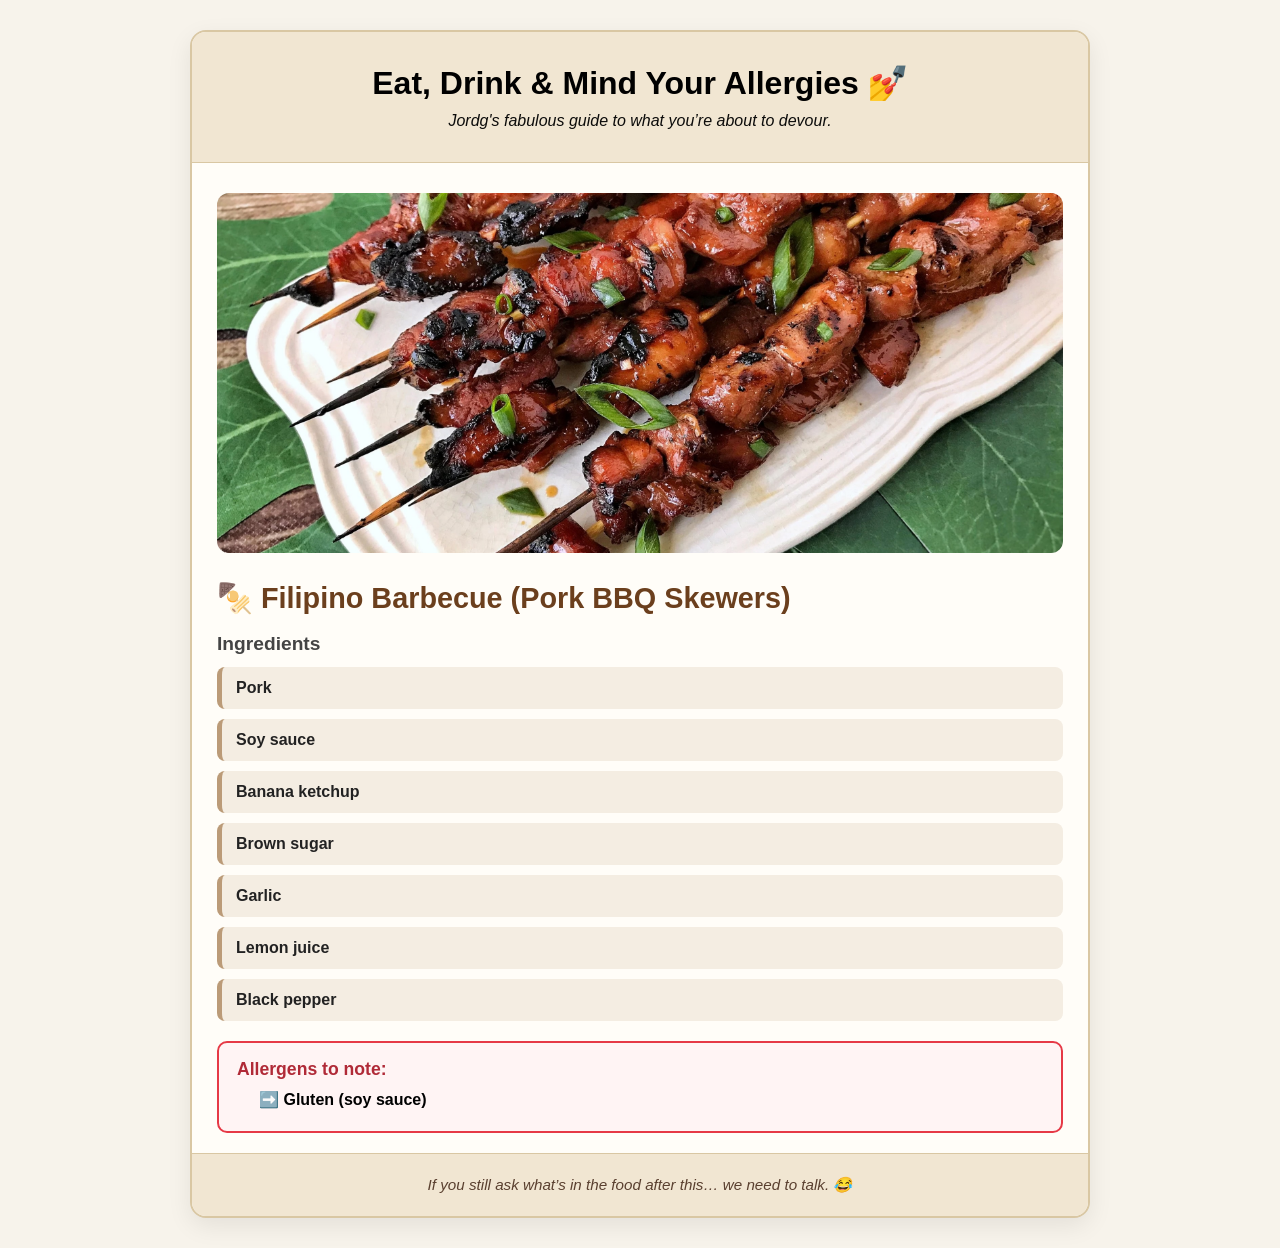
<file: filipinobbq.html>
<!DOCTYPE html>
<html lang="en">
<head>
  <meta charset="UTF-8" />
  <meta name="viewport" content="width=device-width, initial-scale=1.0" />
  <title>Filipino BBQ Menu</title>
  <link rel="stylesheet" href="assets/css/general.css" />
</head>
<body>
  <div class="menu-page">
    <header class="menu-header">
      <h1>Eat, Drink &amp; Mind Your Allergies 💅</h1>
      <p>Jordg's fabulous guide to what you’re about to devour.</p>
    </header>

    <main class="menu-content">
      <div class="food-image">
        <img
          src="assets/images/pork bbq.jpg"
          alt="Filipino BBQ"
        />
      </div>

      <section class="food-details">
        <h2>🍢 Filipino Barbecue (Pork BBQ Skewers)</h2>

        <h3>Ingredients</h3>
        <ul>
          <li>Pork</li>
          <li>Soy sauce</li>
          <li>Banana ketchup</li>
          <li>Brown sugar</li>
          <li>Garlic</li>
          <li>Lemon juice</li>
          <li>Black pepper</li>
        </ul>


      </section>
        <div class="allergen-box">
            <h4>Allergens to note:</h4>
            <ul class="allergen-list">
                <li>➡️ Gluten (soy sauce)</li>
            </ul>
        </div>
    </main>

    <footer class="menu-footer">
      <p>If you still ask what’s in the food after this… we need to talk. 😂</p>
    </footer>
  </div>
</body>
</html>
</file>
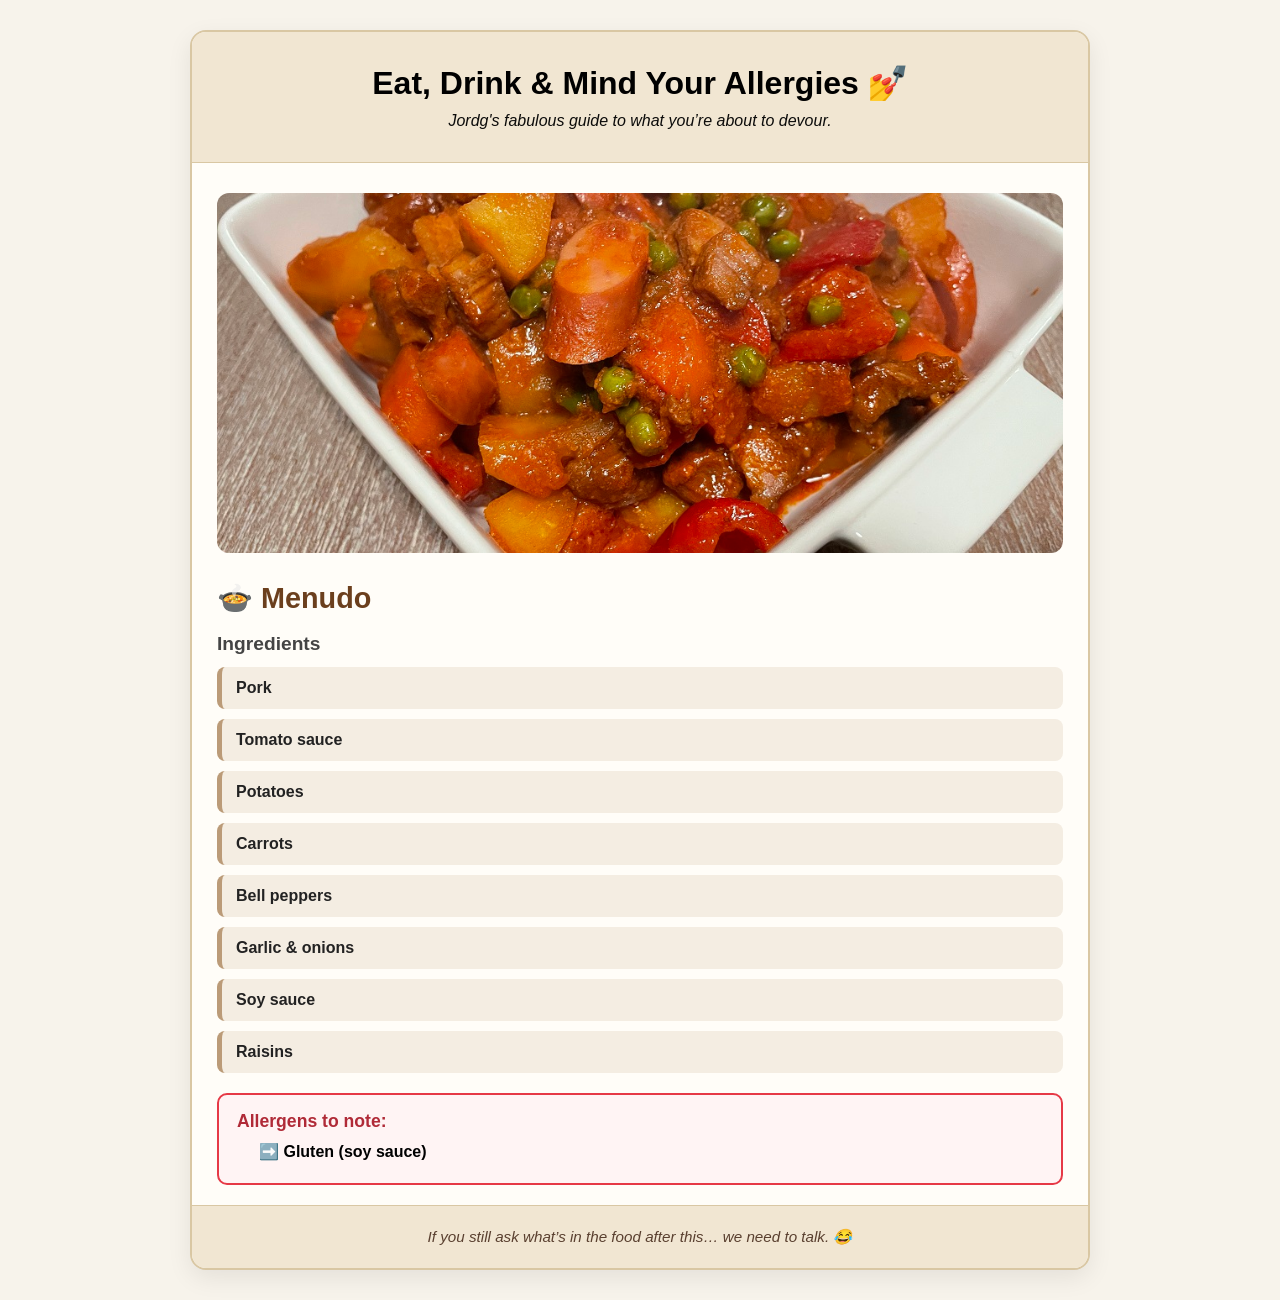
<file: menudo.html>
<!DOCTYPE html>
<html lang="en">
<head>
  <meta charset="UTF-8" />
  <meta name="viewport" content="width=device-width, initial-scale=1.0" />
  <title>Menudo Menu</title>
  <link rel="stylesheet" href="assets/css/general.css" />
</head>
<body>
  <div class="menu-page">
    <header class="menu-header">
      <h1>Eat, Drink &amp; Mind Your Allergies 💅</h1>
      <p>Jordg's fabulous guide to what you’re about to devour.</p>
    </header>

    <main class="menu-content">
      <div class="food-image">
        <img
          src="assets/images/menudo.jpg"
          alt="Menudo"
        />
      </div>

      <section class="food-details">
        <h2>🍲 Menudo</h2>

        <h3>Ingredients</h3>
        <ul>
          <li>Pork</li>
          <li>Tomato sauce</li>
          <li>Potatoes</li>
          <li>Carrots</li>
          <li>Bell peppers</li>
          <li>Garlic & onions</li>
          <li>Soy sauce</li>
          <li>Raisins</li>
        </ul>


      </section>
        <div class="allergen-box">
            <h4>Allergens to note:</h4>
            <ul class="allergen-list">
                <li>➡️ Gluten (soy sauce)</li>
            </ul>
        </div>
    </main>

    <footer class="menu-footer">
      <p>If you still ask what’s in the food after this… we need to talk. 😂</p>
    </footer>
  </div>
</body>
</html>
</file>
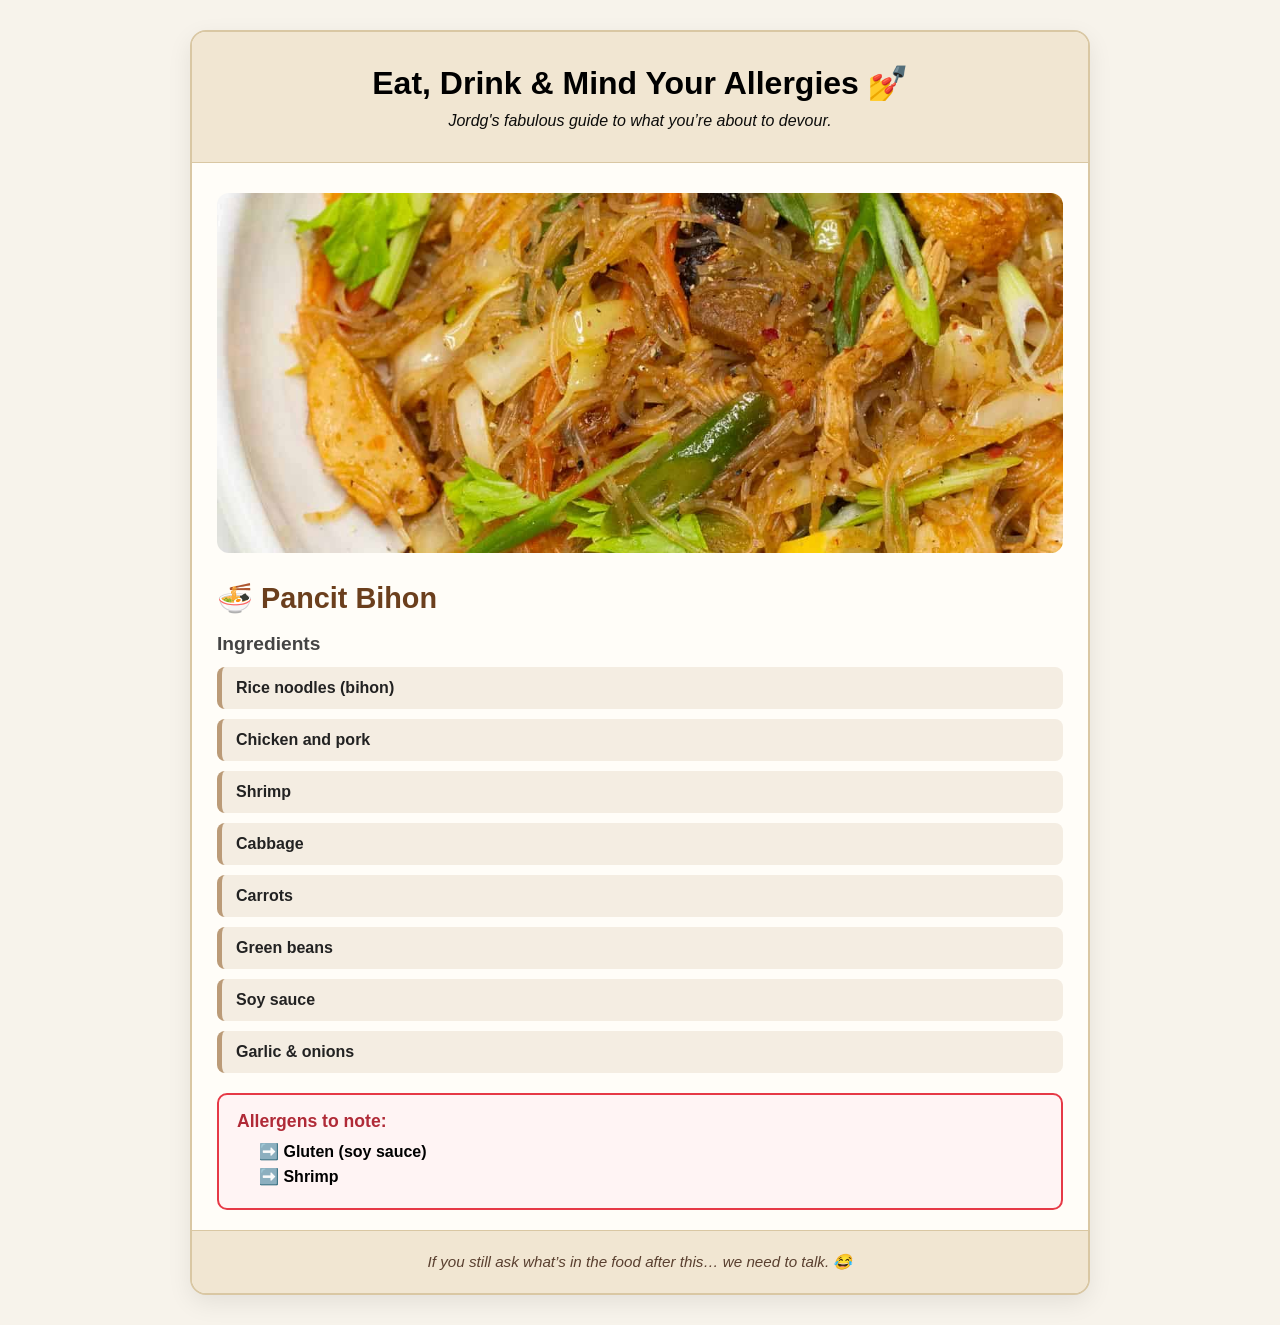
<file: pancit.html>
<!DOCTYPE html>
<html lang="en">
<head>
  <meta charset="UTF-8" />
  <meta name="viewport" content="width=device-width, initial-scale=1.0" />
  <title>Pancit Bihon Menu</title>
  <link rel="stylesheet" href="assets/css/general.css" />
</head>
<body>
  <div class="menu-page">
    <header class="menu-header">
      <h1>Eat, Drink &amp; Mind Your Allergies 💅</h1>
      <p>Jordg's fabulous guide to what you’re about to devour.</p>
    </header>

    <main class="menu-content">
      <div class="food-image">
        <img
          src="assets/images/pancit bihon.jpg"
          alt="Pancit Bihon"
        />
      </div>

      <section class="food-details">
        <h2>🍜 Pancit Bihon</h2>

        <h3>Ingredients</h3>
        <ul>
          <li>Rice noodles (bihon)</li>
          <li>Chicken and pork</li>
          <li>Shrimp</li>
          <li>Cabbage</li>
          <li>Carrots</li>
          <li>Green beans</li>
          <li>Soy sauce</li>
          <li>Garlic & onions</li>
        </ul>


      </section>
        <div class="allergen-box">
            <h4>Allergens to note:</h4>
            <ul class="allergen-list">
                <li>➡️ Gluten (soy sauce)</li>
                <li>➡️ Shrimp</li>
            </ul>
        </div>
    </main>

    <footer class="menu-footer">
      <p>If you still ask what’s in the food after this… we need to talk. 😂</p>
    </footer>
  </div>
</body>
</html>
</file>
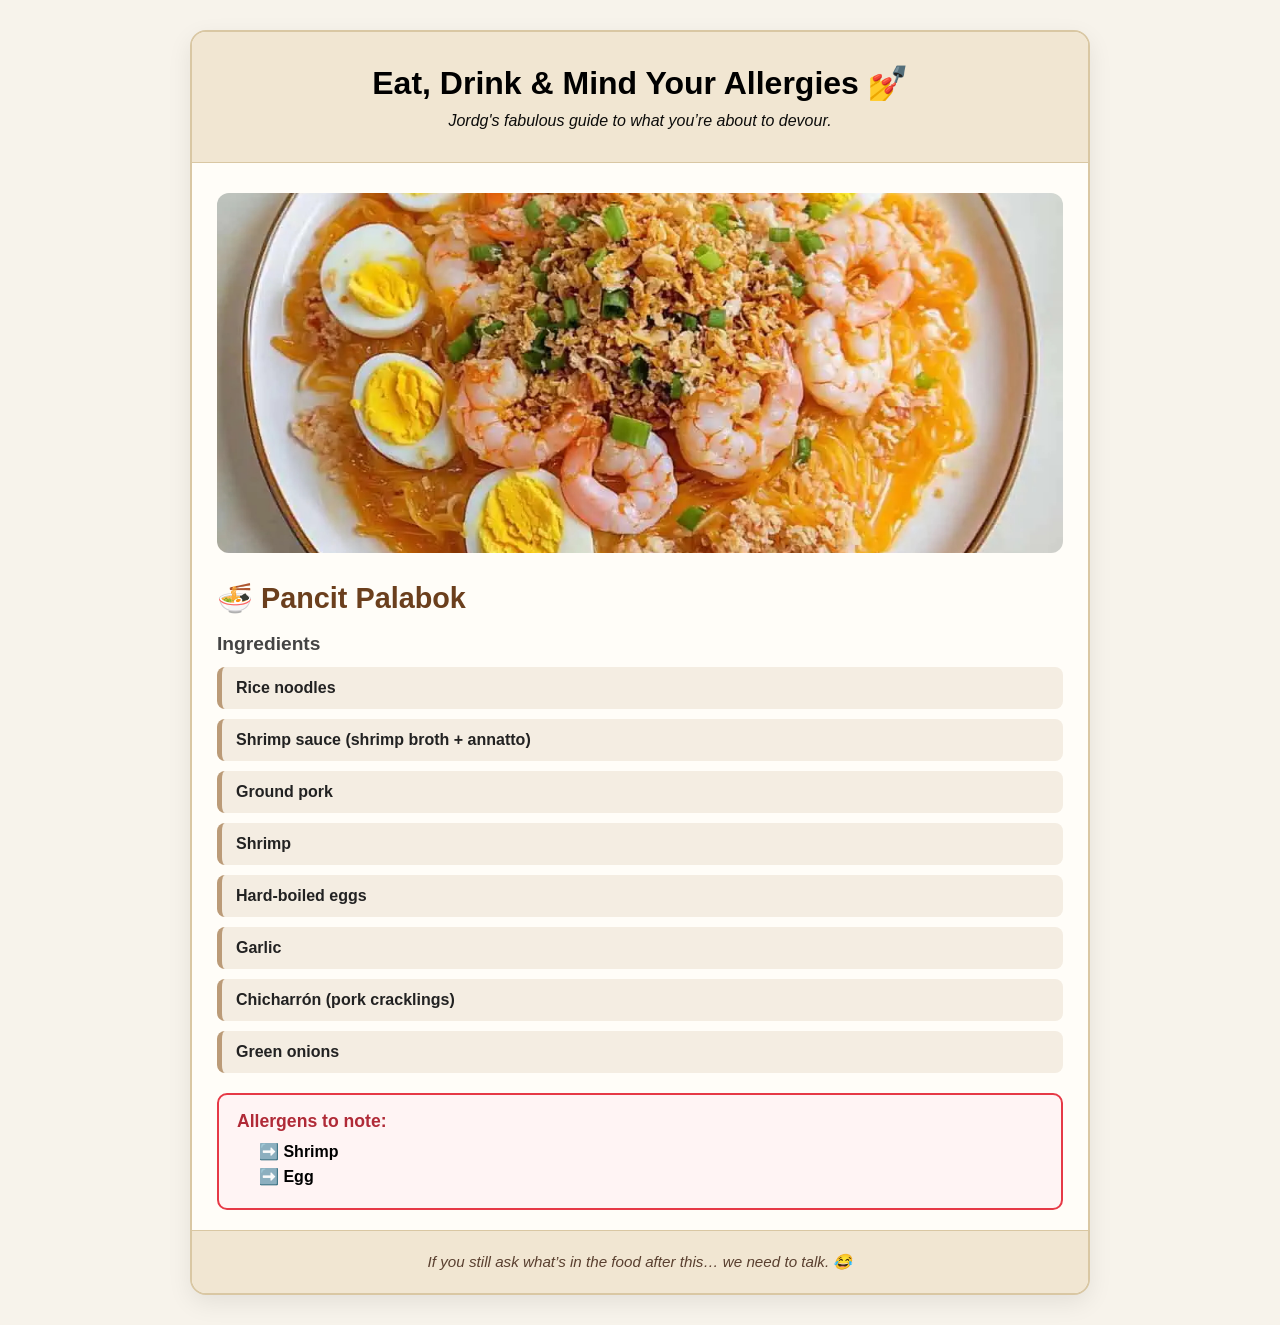
<file: pancitpalabok.html>
<!DOCTYPE html>
<html lang="en">
<head>
  <meta charset="UTF-8" />
  <meta name="viewport" content="width=device-width, initial-scale=1.0" />
  <title>Pancit Palabok Menu</title>
  <link rel="stylesheet" href="assets/css/general.css" />
</head>
<body>
  <div class="menu-page">
    <header class="menu-header">
      <h1>Eat, Drink &amp; Mind Your Allergies 💅</h1>
      <p>Jordg's fabulous guide to what you’re about to devour.</p>
    </header>

    <main class="menu-content">
      <div class="food-image">
        <img
          src="assets/images/pancit palabok.jpg"
          alt="Pancit Palabok"
        />
      </div>

      <section class="food-details">
        <h2>🍜 Pancit Palabok</h2>

        <h3>Ingredients</h3>
        <ul>
          <li>Rice noodles</li>
          <li>Shrimp sauce (shrimp broth + annatto)</li>
          <li>Ground pork</li>
          <li>Shrimp</li>
          <li>Hard-boiled eggs</li>
          <li>Garlic</li>
          <li>Chicharrón (pork cracklings)</li>
          <li>Green onions</li>
        </ul>


      </section>
        <div class="allergen-box">
            <h4>Allergens to note:</h4>
            <ul class="allergen-list">
                <li>➡️ Shrimp</li>
                <li>➡️ Egg</li>
            </ul>
        </div>
    </main>

    <footer class="menu-footer">
      <p>If you still ask what’s in the food after this… we need to talk. 😂</p>
    </footer>
  </div>
</body>
</html>
</file>
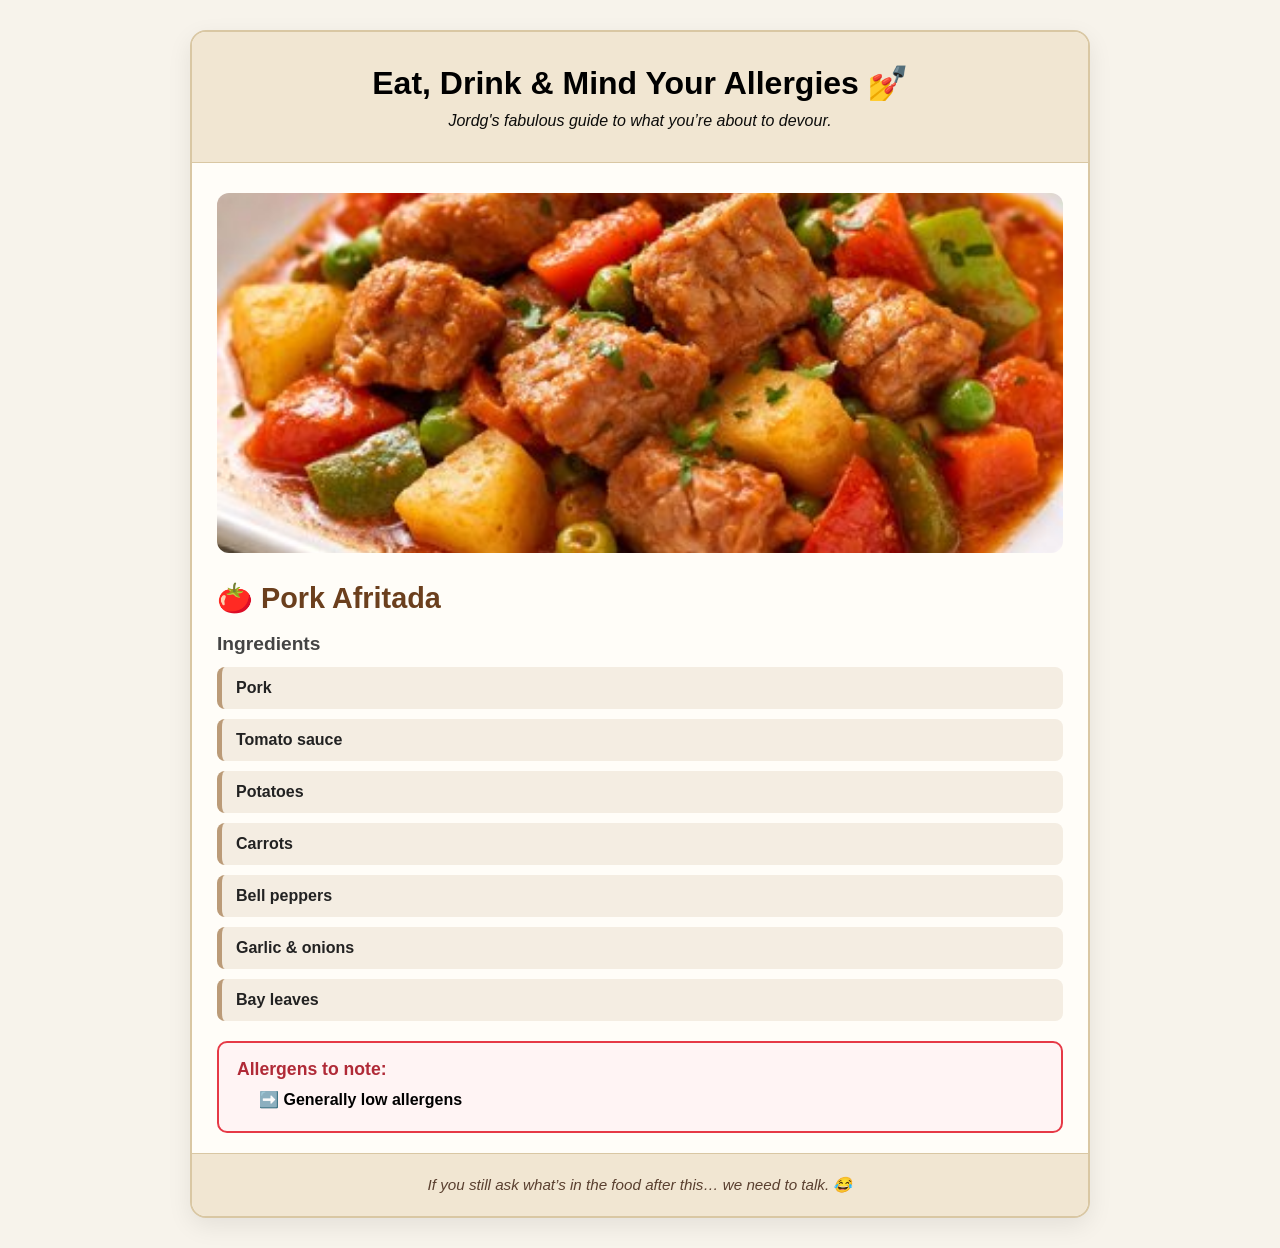
<file: prokafritada.html>
<!DOCTYPE html>
<html lang="en">
<head>
  <meta charset="UTF-8" />
  <meta name="viewport" content="width=device-width, initial-scale=1.0" />
  <title>Pork Afritada Menu</title>
  <link rel="stylesheet" href="assets/css/general.css" />
</head>
<body>
  <div class="menu-page">
    <header class="menu-header">
      <h1>Eat, Drink &amp; Mind Your Allergies 💅</h1>
      <p>Jordg's fabulous guide to what you’re about to devour.</p>
    </header>

    <main class="menu-content">
      <div class="food-image">
        <img
          src="assets/images/pork afritada.jpg"
          alt="Pork Afritada"
        />
      </div>

      <section class="food-details">
        <h2>🍅 Pork Afritada</h2>

        <h3>Ingredients</h3>
        <ul>
          <li>Pork</li>
          <li>Tomato sauce</li>
          <li>Potatoes</li>
          <li>Carrots</li>
          <li>Bell peppers</li>
          <li>Garlic & onions</li>
          <li>Bay leaves</li>
        </ul>


      </section>
        <div class="allergen-box">
            <h4>Allergens to note:</h4>
            <ul class="allergen-list">
                <li>➡️ Generally low allergens</li>
            </ul>
        </div>
    </main>

    <footer class="menu-footer">
      <p>If you still ask what’s in the food after this… we need to talk. 😂</p>
    </footer>
  </div>
</body>
</html>
</file>
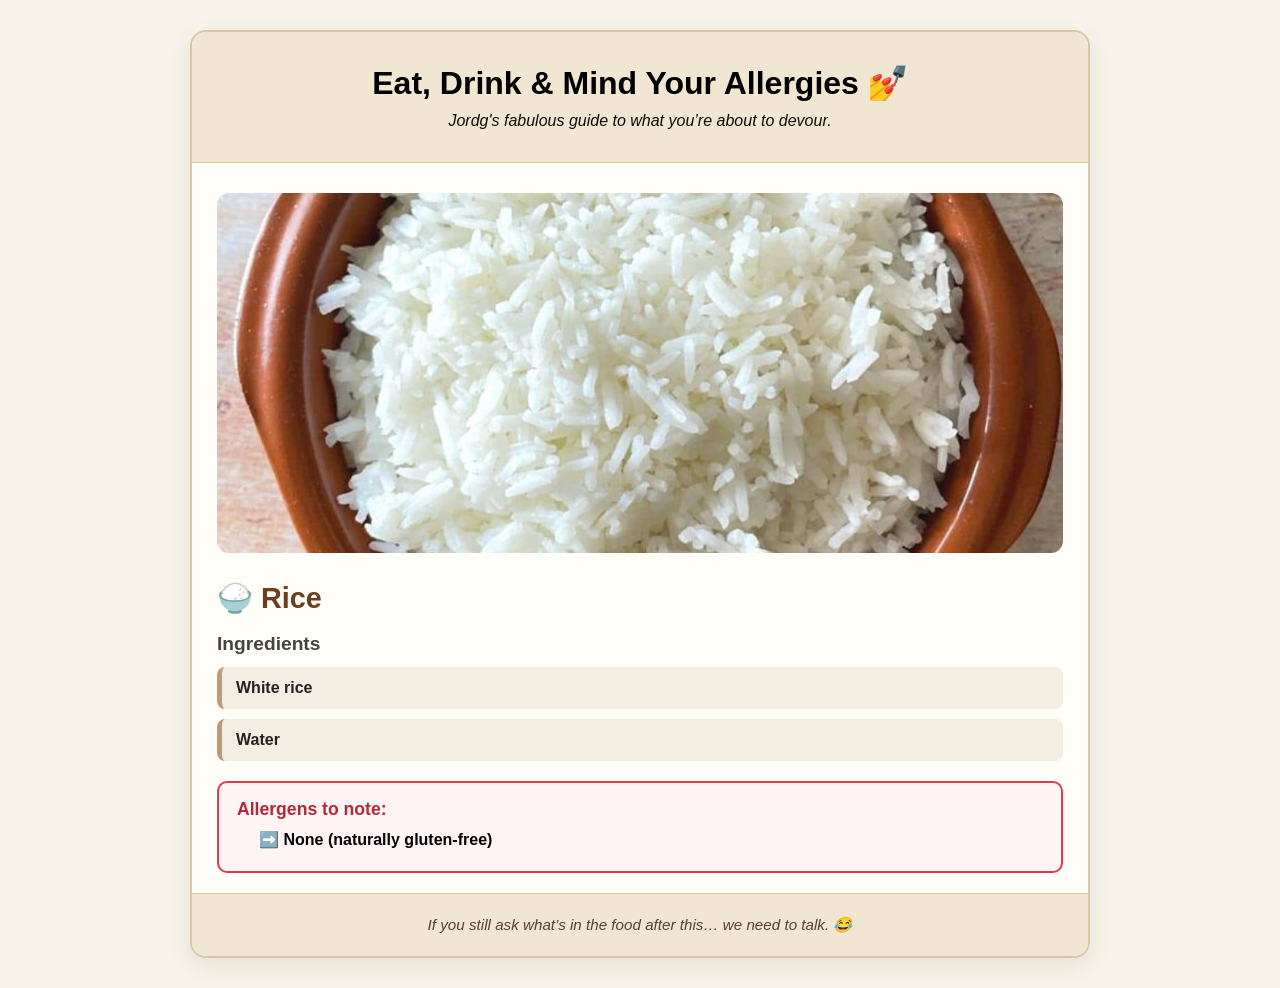
<file: rice.html>
<!DOCTYPE html>
<html lang="en">
<head>
  <meta charset="UTF-8" />
  <meta name="viewport" content="width=device-width, initial-scale=1.0" />
  <title>Rice Menu</title>
  <link rel="stylesheet" href="assets/css/general.css" />
</head>
<body>
  <div class="menu-page">
    <header class="menu-header">
      <h1>Eat, Drink &amp; Mind Your Allergies 💅</h1>
      <p>Jordg's fabulous guide to what you’re about to devour.</p>
    </header>

    <main class="menu-content">
      <div class="food-image">
        <img
          src="assets/images/rice.jpg"
          alt="Rice"
        />
      </div>

      <section class="food-details">
        <h2>🍚 Rice</h2>

        <h3>Ingredients</h3>
        <ul>
          <li>White rice</li>
          <li>Water</li>

        </ul>


      </section>
        <div class="allergen-box">
            <h4>Allergens to note:</h4>
            <ul class="allergen-list">
                <li>➡️ None (naturally gluten-free)</li>
            </ul>
        </div>
    </main>

    <footer class="menu-footer">
      <p>If you still ask what’s in the food after this… we need to talk. 😂</p>
    </footer>
  </div>
</body>
</html>
</file>
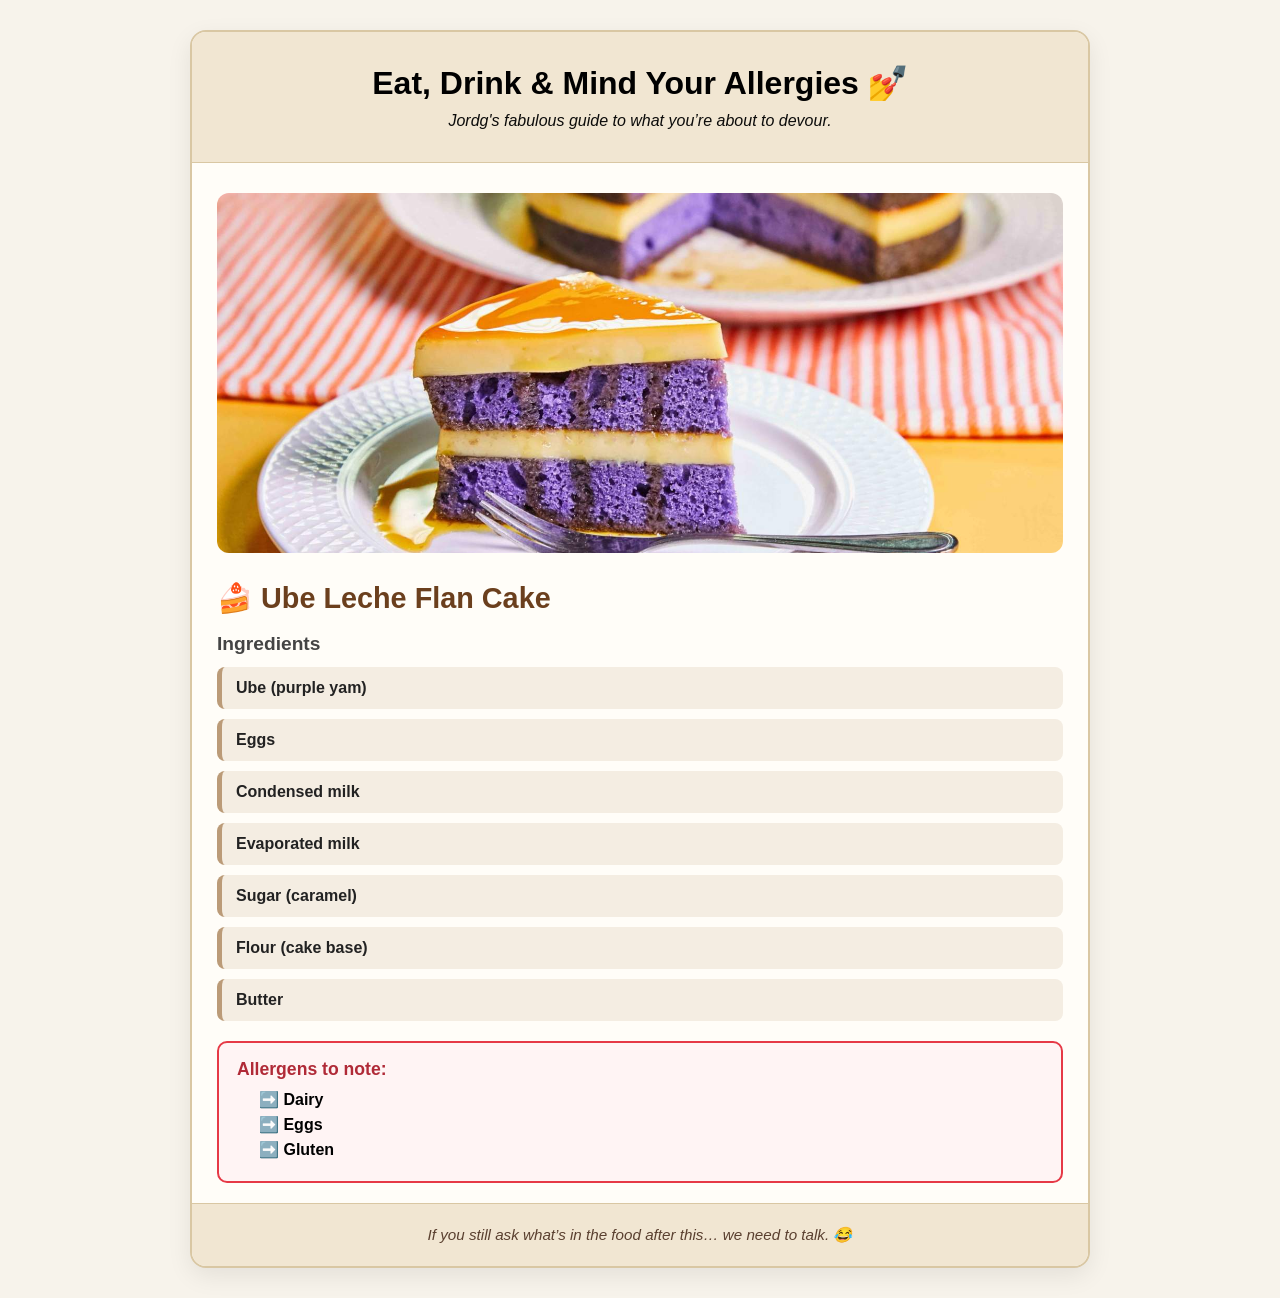
<file: ube.html>
<!DOCTYPE html>
<html lang="en">
<head>
  <meta charset="UTF-8" />
  <meta name="viewport" content="width=device-width, initial-scale=1.0" />
  <title>Ube Leche Flan Menu</title>
  <link rel="stylesheet" href="assets/css/general.css" />
</head>
<body>
  <div class="menu-page">
    <header class="menu-header">
      <h1>Eat, Drink &amp; Mind Your Allergies 💅</h1>
      <p>Jordg's fabulous guide to what you’re about to devour.</p>
    </header>

    <main class="menu-content">
      <div class="food-image">
        <img
          src="assets/images/Ube Leche Flan Cake.jpg"
          alt="Ube Leche Flan"
        />
      </div>

      <section class="food-details">
        <h2>🍰 Ube Leche Flan Cake</h2>

        <h3>Ingredients</h3>
        <ul>
          <li>Ube (purple yam)</li>
          <li>Eggs</li>
          <li>Condensed milk</li>
          <li>Evaporated milk</li>
          <li>Sugar (caramel)</li>
          <li>Flour (cake base)</li>
          <li>Butter</li>

        </ul>


      </section>
        <div class="allergen-box">
            <h4>Allergens to note:</h4>
            <ul class="allergen-list">
                <li>➡️ Dairy</li>
                <li>➡️ Eggs</li>
                <li>➡️ Gluten</li>
            </ul>
        </div>
    </main>

    <footer class="menu-footer">
      <p>If you still ask what’s in the food after this… we need to talk. 😂</p>
    </footer>
  </div>
</body>
</html>
</file>
<file: assets/css/general.css>
* {
  margin: 0;
  padding: 0;
  box-sizing: border-box;
}

body {
  font-family: Arial, Helvetica, sans-serif;
  background: #f7f3eb;
  color: #222;
  padding: 30px 20px;
}

.menu-page {
  max-width: 900px;
  margin: 0 auto;
  background: #fffdf8;
  border: 2px solid #d9c7a3;
  border-radius: 16px;
  overflow: hidden;
  box-shadow: 0 8px 24px rgba(0, 0, 0, 0.08);
}

.menu-header {
  text-align: center;
  background: #f1e6d2;
  color: rgb(0, 0, 0);
  padding: 32px 20px;
  border-bottom: 1px solid #d9c7a3;
}

.menu-header h1 {
  font-size: 2rem;
  margin-bottom: 10px;
  line-height: 1.2;
}

.menu-header p {
  font-size: 1rem;
  font-style: italic;
  opacity: 0.95;
}

.menu-content {
  padding: 30px 25px 20px;
}

.food-image {
  width: 100%;
  margin-bottom: 28px;
}

.food-image img {
  width: 100%;
  height: 360px;
  object-fit: cover;
  border-radius: 12px;
  display: block;
}

.food-details h2 {
  font-size: 1.8rem;
  color: #6b3f1d;
  margin-bottom: 18px;
}

.food-details h3 {
  font-size: 1.2rem;
  margin-bottom: 12px;
  color: #444;
}

.food-details ul {
  list-style: none;
  padding-left: 0;
}

.food-details li {
  background: #f4ede2;
  margin-bottom: 10px;
  padding: 12px 14px;
  border-left: 5px solid #bb9b78;
  border-radius: 8px;
  font-size: 1rem;
  font-weight: 550;
}

.food-details li span {
  color: #7a2f2f;
  font-style: italic;
}

.menu-footer {
  text-align: center;
  padding: 22px 20px;
  background: #f1e6d2;
  border-top: 1px solid #d9c7a3;
}

.menu-footer p {
  font-size: 0.95rem;
  font-style: italic;
  color: #5a4030;
}

.allergen-box {
  margin-top: 20px;
  padding: 16px 18px;
  background: #fff4f4;
  border: 2px solid #e63946;
  border-radius: 10px;
}

.allergen-box h4 {
  margin-bottom: 10px;
  color: #b02a37;
  font-size: 1.1rem;
}

.allergen-list {
  list-style: none;
  padding-left: 0;
}

.allergen-list li {
  position: relative;
  padding-left: 22px;
  margin-bottom: 6px;
  font-size: 1rem;
  color: #000000;
  font-weight: 550;
}


@media (max-width: 600px) {
  .menu-header h1 {
    font-size: 1.5rem;
  }

  .menu-header p {
    font-size: 0.95rem;
  }

  .food-image img {
    height: 240px;
  }

  .food-details h2 {
    font-size: 1.4rem;
  }

  .food-details li {
    font-size: 0.95rem;
    padding: 10px 12px;
  }
}
</file>
